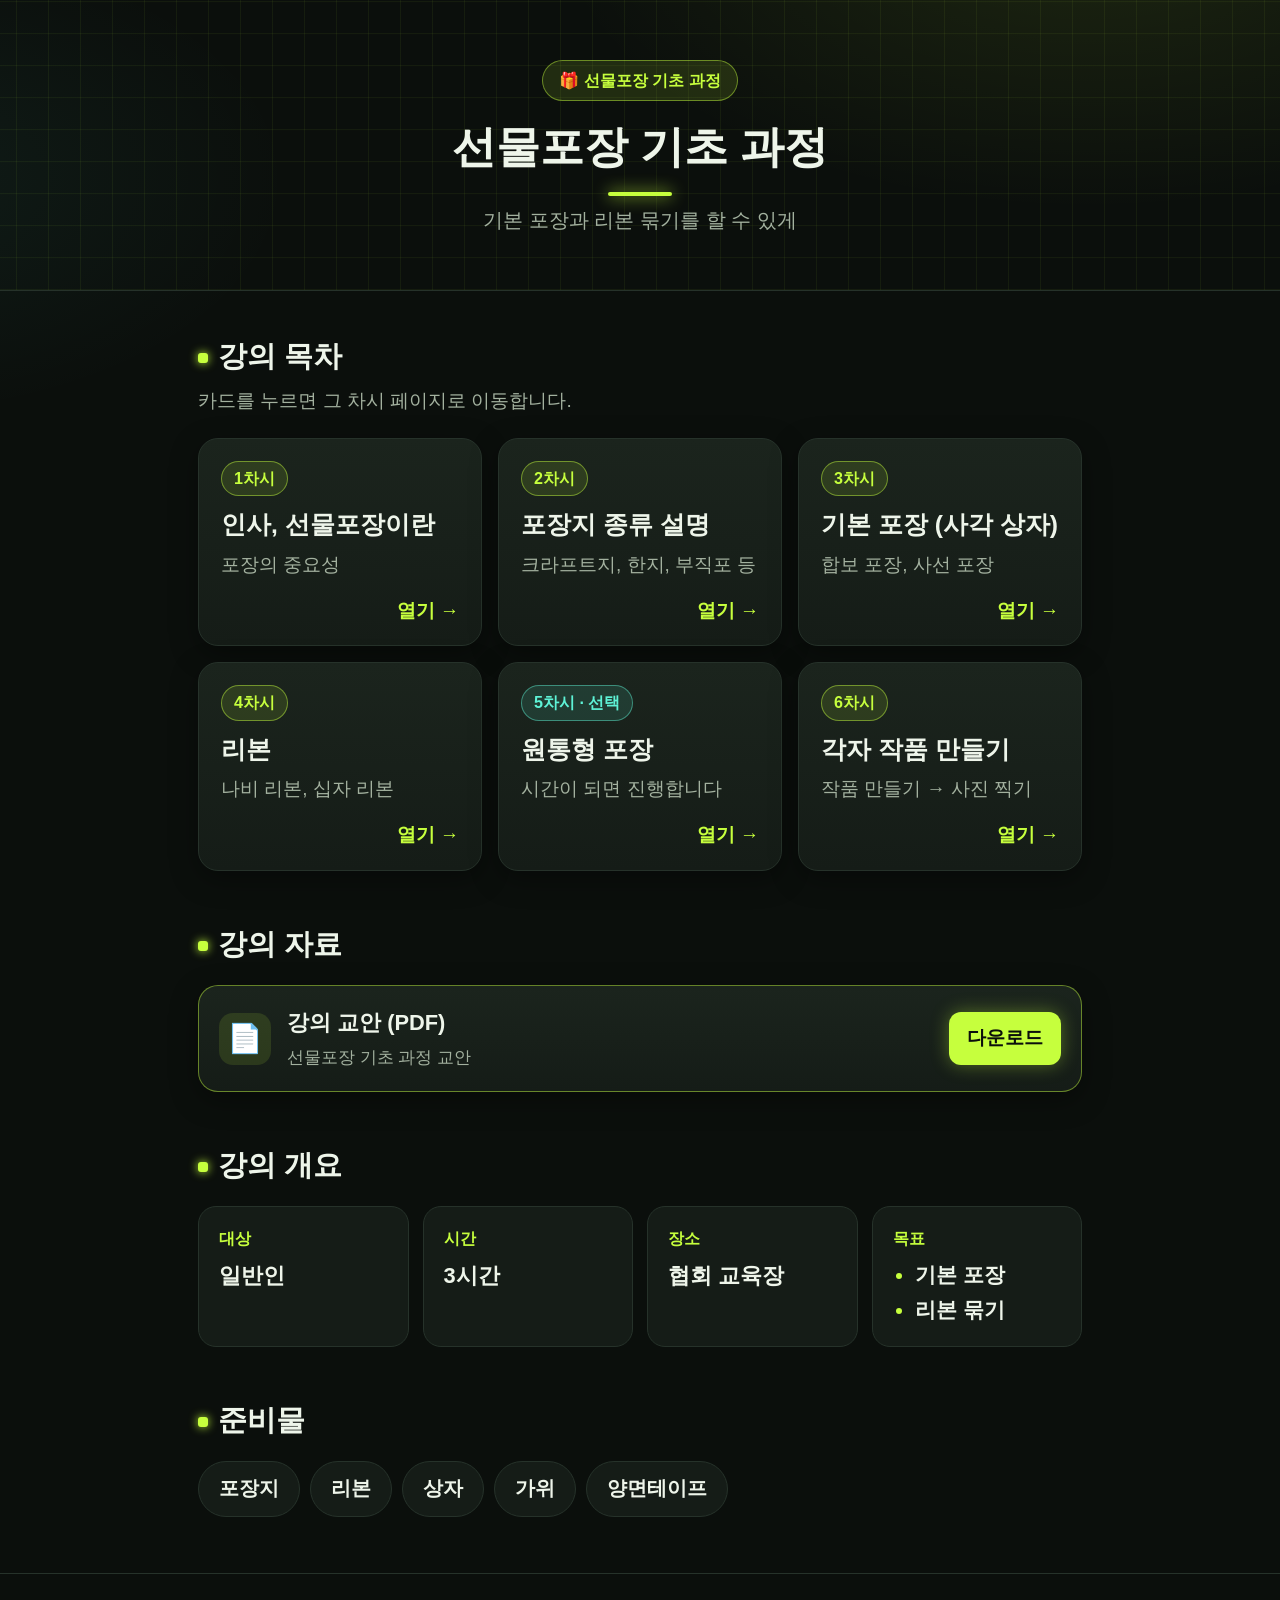
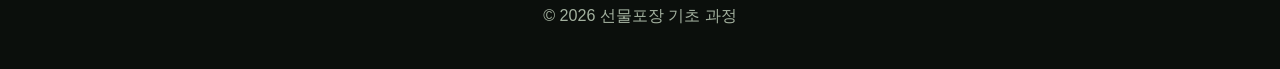
<file: index.html>
<!doctype html>
<html lang="ko">
<head>
  <meta charset="utf-8">
  <meta name="viewport" content="width=device-width, initial-scale=1">
  <title>선물포장 기초 과정</title>
  <link rel="stylesheet" href="style.css">
</head>
<body>
  <header class="hero">
    <div class="wrap">
      <span class="badge">🎁 선물포장 기초 과정</span>
      <h1>선물포장 기초 과정</h1>
      <p>기본 포장과 리본 묶기를 할 수 있게</p>
    </div>
  </header>

  <main class="wrap">
    <section>
      <h2 class="sec-title">강의 목차</h2>
      <p class="sec-desc">카드를 누르면 그 차시 페이지로 이동합니다.</p>
      <div class="cards" id="cards"></div>
    </section>

    <section>
      <h2 class="sec-title">강의 자료</h2>
      <a class="download" href="lesson-plan.pdf" download="선물포장_기초과정_교안.pdf">
        <span class="icon">📄</span>
        <span class="txt"><b>강의 교안 (PDF)</b><small>선물포장 기초 과정 교안</small></span>
        <span class="btn">다운로드</span>
      </a>
    </section>

    <section>
      <h2 class="sec-title">강의 개요</h2>
      <div class="info-grid">
        <div class="info"><div class="label">대상</div><div class="value">일반인</div></div>
        <div class="info"><div class="label">시간</div><div class="value">3시간</div></div>
        <div class="info"><div class="label">장소</div><div class="value">협회 교육장</div></div>
        <div class="info"><div class="label">목표</div>
          <ul><li>기본 포장</li><li>리본 묶기</li></ul>
        </div>
      </div>
    </section>

    <section>
      <h2 class="sec-title">준비물</h2>
      <div class="chips">
        <span class="chip">포장지</span>
        <span class="chip">리본</span>
        <span class="chip">상자</span>
        <span class="chip">가위</span>
        <span class="chip">양면테이프</span>
      </div>
    </section>
  </main>

  <footer>© 2026 선물포장 기초 과정</footer>

  <script src="data.js"></script>
  <script>
    const box = document.getElementById("cards");
    LESSONS.forEach((l, i) => {
      const a = document.createElement("a");
      a.className = "card";
      a.href = "lesson.html?no=" + (i + 1);
      a.innerHTML =
        '<span class="no' + (l.optional ? ' opt' : '') + '">' + (i + 1) + '차시' + (l.optional ? ' · 선택' : '') + '</span>' +
        '<h3>' + l.title + '</h3>' +
        '<p class="sum">' + l.summary + '</p>' +
        '<span class="go">열기 →</span>';
      box.appendChild(a);
    });
  </script>
</body>
</html>
</file>
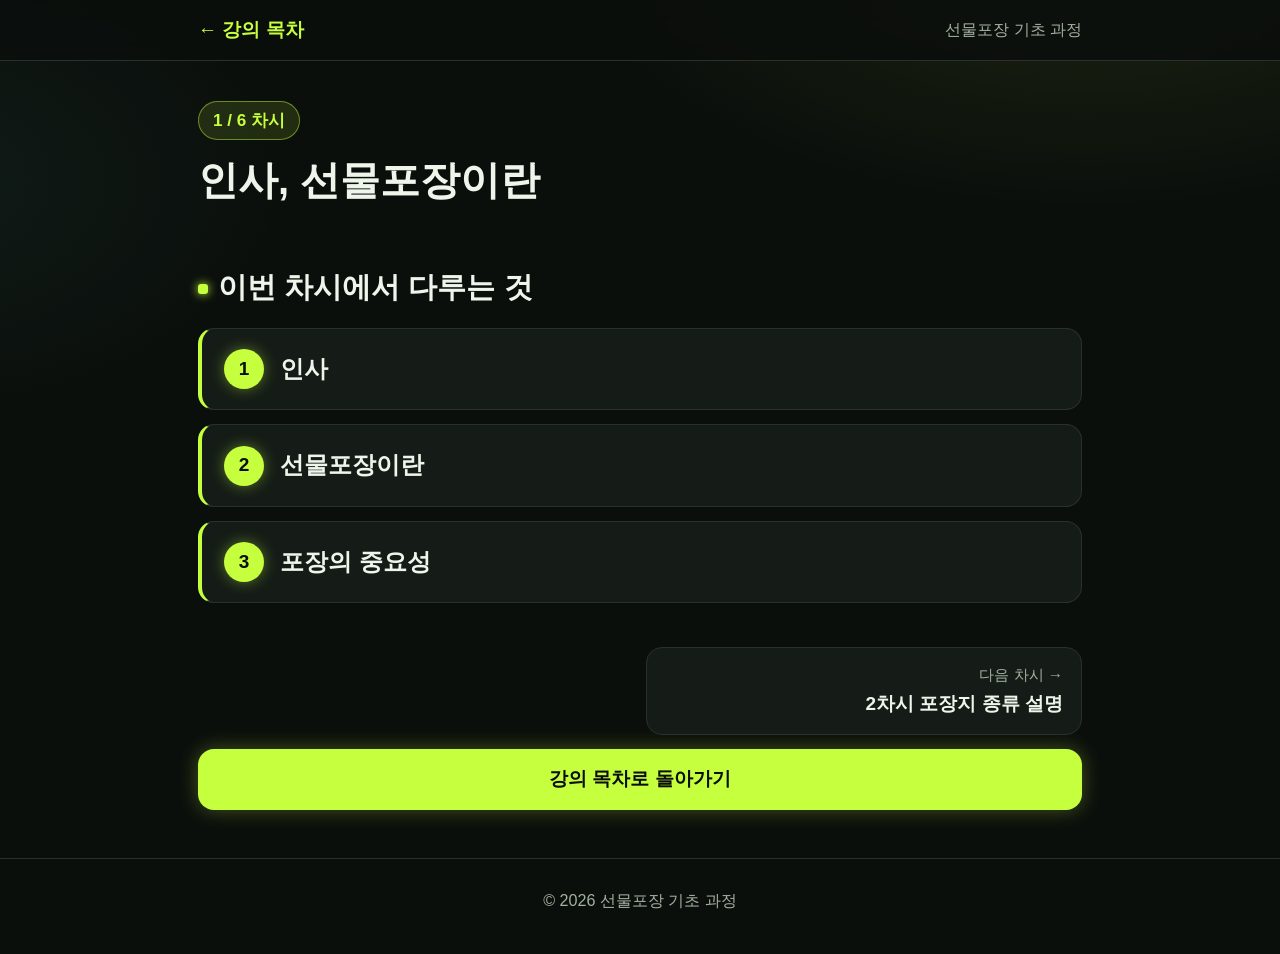
<file: lesson.html>
<!doctype html>
<html lang="ko">
<head>
  <meta charset="utf-8">
  <meta name="viewport" content="width=device-width, initial-scale=1">
  <title>차시 · 선물포장 기초 과정</title>
  <link rel="stylesheet" href="style.css">
</head>
<body>
  <div class="topbar">
    <div class="wrap">
      <a class="home" href="index.html">← 강의 목차</a>
      <span class="where">선물포장 기초 과정</span>
    </div>
  </div>

  <main class="wrap" id="main"></main>

  <footer>© 2026 선물포장 기초 과정</footer>

  <script src="data.js"></script>
  <script>
    const no = parseInt(new URLSearchParams(location.search).get("no"), 10) || 1;
    const idx = Math.min(Math.max(no, 1), LESSONS.length) - 1;
    const l = LESSONS[idx];
    document.title = (idx + 1) + "차시 " + l.title + " · 선물포장 기초 과정";

    const prev = LESSONS[idx - 1], next = LESSONS[idx + 1];
    const pagerItem = (item, n, cls, label) => item
      ? '<a class="' + cls + '" href="lesson.html?no=' + n + '"><small>' + label + '</small><b>' + n + '차시 ' + item.title + '</b></a>'
      : '<span></span>';

    document.getElementById("main").innerHTML =
      '<div class="lesson-head">' +
        '<span class="no badge">' + (idx + 1) + ' / ' + LESSONS.length + ' 차시</span>' +
        '<h1>' + l.title + '</h1>' +
        (l.optional ? '<span class="optnote">시간이 되면 진행하는 차시입니다</span>' : '') +
      '</div>' +
      '<section>' +
        '<h2 class="sec-title">이번 차시에서 다루는 것</h2>' +
        '<div class="points">' +
          l.points.map((p, i) => '<div class="point"><span class="n">' + (i + 1) + '</span>' + p + '</div>').join("") +
        '</div>' +
      '</section>' +
      '<nav class="pager">' +
        pagerItem(prev, idx, "prev", "← 이전 차시") +
        pagerItem(next, idx + 2, "next", "다음 차시 →") +
      '</nav>' +
      '<a class="tohome" href="index.html">강의 목차로 돌아가기</a>';
  </script>
</body>
</html>
</file>
<file: style.css>
:root {
  --bg: #0b0f0c;
  --bg-2: #111712;
  --card: #151c17;
  --card-hi: #1b241d;
  --ink: #eef5ea;
  --ink-soft: #a3b19f;
  --line: #26322a;
  --neon: #c6ff3d;
  --neon-deep: #a6e01c;
  --neon-soft: rgba(198, 255, 61, 0.12);
  --neon-line: rgba(198, 255, 61, 0.45);
  --neon-glow: 0 0 0 1px rgba(198, 255, 61, 0.35), 0 0 24px rgba(198, 255, 61, 0.18);
  --cyan: #5ef2d6;
  --cyan-soft: rgba(94, 242, 214, 0.12);
  --on-neon: #0b0f0c;
  --shadow: 0 8px 28px rgba(0, 0, 0, 0.35);
}

* { box-sizing: border-box; }

html { font-size: 19px; -webkit-text-size-adjust: 100%; }

body {
  margin: 0;
  background:
    radial-gradient(900px 500px at 85% -10%, rgba(198, 255, 61, 0.10), transparent 60%),
    radial-gradient(700px 400px at -10% 20%, rgba(94, 242, 214, 0.06), transparent 60%),
    var(--bg);
  background-attachment: fixed;
  color: var(--ink);
  font-family: "Pretendard", "Noto Sans KR", "Apple SD Gothic Neo", "Malgun Gothic", sans-serif;
  line-height: 1.7;
  word-break: keep-all;
}

a { color: inherit; text-decoration: none; }

.wrap { max-width: 920px; margin: 0 auto; padding: 0 18px; }

/* ---------- 상단 배너 ---------- */
.hero {
  position: relative;
  padding: 60px 0 52px;
  text-align: center;
  border-bottom: 1px solid var(--line);
  background-image:
    linear-gradient(rgba(198, 255, 61, 0.06) 1px, transparent 1px),
    linear-gradient(90deg, rgba(198, 255, 61, 0.06) 1px, transparent 1px);
  background-size: 32px 32px;
  background-position: center;
}
.hero .badge {
  display: inline-block;
  background: var(--neon-soft);
  color: var(--neon);
  border: 1px solid var(--neon-line);
  font-weight: 700;
  font-size: 0.85rem;
  padding: 6px 16px;
  border-radius: 999px;
}
.hero h1 {
  font-size: 2.3rem;
  line-height: 1.3;
  margin: 18px 0 8px;
  color: var(--ink);
}
.hero h1::after {
  content: "";
  display: block;
  width: 64px; height: 4px;
  margin: 16px auto 0;
  border-radius: 4px;
  background: var(--neon);
  box-shadow: 0 0 16px var(--neon);
}
.hero p { margin: 0; color: var(--ink-soft); font-size: 1.05rem; }

/* ---------- 섹션 ---------- */
section { padding: 40px 0 8px; }
.sec-title { font-size: 1.55rem; margin: 0 0 4px; color: var(--ink); }
.sec-title::before {
  content: "";
  display: inline-block;
  width: 10px; height: 10px;
  margin-right: 10px;
  vertical-align: middle;
  border-radius: 3px;
  background: var(--neon);
  box-shadow: 0 0 10px var(--neon);
}
.sec-desc { margin: 0 0 20px; color: var(--ink-soft); }
.sec-title + .info-grid,
.sec-title + .chips,
.sec-title + .download { margin-top: 16px; }

/* 개요 */
.info-grid {
  display: grid;
  grid-template-columns: repeat(auto-fit, minmax(190px, 1fr));
  gap: 14px;
}
.info {
  background: var(--card);
  border: 1px solid var(--line);
  border-radius: 18px;
  padding: 18px 20px;
}
.info .label {
  font-size: 0.85rem;
  font-weight: 700;
  color: var(--neon);
  letter-spacing: 0.02em;
}
.info .value { font-size: 1.15rem; font-weight: 700; margin-top: 4px; }
.info ul { margin: 4px 0 0; padding-left: 1.1em; font-weight: 700; font-size: 1.1rem; }
.info li::marker { color: var(--neon); }

/* 차시 카드 */
.cards {
  display: grid;
  grid-template-columns: repeat(auto-fill, minmax(260px, 1fr));
  gap: 16px;
}
.card {
  display: flex;
  flex-direction: column;
  background: linear-gradient(180deg, var(--card-hi), var(--card));
  border: 1px solid var(--line);
  border-radius: 20px;
  padding: 22px 22px 18px;
  box-shadow: var(--shadow);
  transition: transform .15s ease, border-color .15s ease, box-shadow .15s ease;
}
.card:hover, .card:focus-visible {
  transform: translateY(-3px);
  border-color: var(--neon-line);
  box-shadow: var(--shadow), var(--neon-glow);
  outline: none;
}
.card .no {
  align-self: flex-start;
  background: var(--neon-soft);
  color: var(--neon);
  border: 1px solid var(--neon-line);
  font-weight: 800;
  font-size: 0.85rem;
  padding: 3px 12px;
  border-radius: 999px;
}
.card .no.opt { background: var(--cyan-soft); color: var(--cyan); border-color: rgba(94, 242, 214, 0.45); }
.card h3 { font-size: 1.3rem; line-height: 1.4; margin: 12px 0 6px; }
.card .sum { color: var(--ink-soft); margin: 0 0 14px; flex: 1; }
.card .go { color: var(--neon); font-weight: 700; text-align: right; }

/* 강의 자료 다운로드 */
.download {
  display: flex; align-items: center; gap: 16px;
  background: linear-gradient(180deg, var(--card-hi), var(--card));
  border: 1px solid var(--neon-line);
  border-radius: 20px;
  padding: 18px 20px;
  box-shadow: var(--shadow);
  transition: box-shadow .15s ease;
}
.download:hover { box-shadow: var(--shadow), var(--neon-glow); }
.download .icon {
  flex: none; width: 52px; height: 52px;
  display: grid; place-items: center;
  background: var(--neon-soft); border-radius: 14px; font-size: 1.5rem;
}
.download .txt { flex: 1; min-width: 0; }
.download .txt b { display: block; font-size: 1.15rem; }
.download .txt small { color: var(--ink-soft); font-size: 0.9rem; }
.download .btn {
  flex: none;
  background: var(--neon); color: var(--on-neon); font-weight: 800;
  border-radius: 12px; padding: 10px 18px;
  box-shadow: 0 0 18px rgba(198, 255, 61, 0.35);
}
.download:hover .btn { background: var(--neon-deep); }
@media (max-width: 600px) {
  .download { flex-wrap: wrap; }
  .download .btn { width: 100%; text-align: center; padding: 12px; }
}

/* 준비물 */
.chips { display: flex; flex-wrap: wrap; gap: 10px; }
.chip {
  background: var(--card);
  border: 1px solid var(--line);
  border-radius: 999px;
  padding: 10px 20px;
  font-weight: 700;
  font-size: 1.05rem;
}

footer {
  margin-top: 48px;
  padding: 28px 0 40px;
  text-align: center;
  color: var(--ink-soft);
  font-size: 0.85rem;
  border-top: 1px solid var(--line);
}

/* ---------- 차시 페이지 ---------- */
.topbar {
  position: sticky; top: 0; z-index: 5;
  background: rgba(11, 15, 12, 0.85);
  backdrop-filter: blur(10px);
  border-bottom: 1px solid var(--line);
}
.topbar .wrap { display: flex; align-items: center; justify-content: space-between; height: 60px; gap: 12px; }
.topbar .home { font-weight: 700; color: var(--neon); white-space: nowrap; }
.topbar .where { color: var(--ink-soft); font-size: 0.85rem; white-space: nowrap; overflow: hidden; text-overflow: ellipsis; }

.lesson-head { padding: 40px 0 8px; }
.lesson-head .badge {
  display: inline-block;
  background: var(--neon-soft);
  color: var(--neon);
  border: 1px solid var(--neon-line);
  font-weight: 800;
  font-size: 0.9rem;
  padding: 4px 14px;
  border-radius: 999px;
}
.lesson-head h1 { font-size: 2.1rem; line-height: 1.35; margin: 14px 0 6px; color: var(--ink); }
.lesson-head .optnote {
  display: inline-block;
  margin-top: 8px;
  background: var(--cyan-soft);
  color: var(--cyan);
  border-radius: 12px;
  padding: 6px 14px;
  font-weight: 700;
  font-size: 0.95rem;
}

.points { display: grid; gap: 14px; margin-top: 16px; }
.point {
  display: flex; align-items: center; gap: 16px;
  background: var(--card);
  border: 1px solid var(--line);
  border-left: 4px solid var(--neon);
  border-radius: 16px;
  padding: 20px 22px;
  font-size: 1.25rem;
  font-weight: 700;
}
.point .n {
  flex: none;
  width: 40px; height: 40px;
  display: grid; place-items: center;
  background: var(--neon);
  color: var(--on-neon);
  border-radius: 50%;
  font-size: 1rem;
  box-shadow: 0 0 14px rgba(198, 255, 61, 0.4);
}

.pager {
  display: grid; grid-template-columns: 1fr 1fr; gap: 12px;
  margin-top: 36px;
}
.pager a, .pager span {
  display: block;
  background: var(--card);
  border: 1px solid var(--line);
  border-radius: 16px;
  padding: 14px 18px;
  min-height: 72px;
}
.pager a:hover { border-color: var(--neon-line); }
.pager small { display: block; color: var(--ink-soft); font-size: 0.8rem; }
.pager b { font-size: 1rem; }
.pager .next { text-align: right; }
.pager span { visibility: hidden; }
.tohome {
  display: block; text-align: center; margin-top: 14px;
  background: var(--neon); color: var(--on-neon); font-weight: 800;
  border-radius: 16px; padding: 14px;
  box-shadow: 0 0 20px rgba(198, 255, 61, 0.3);
}
.tohome:hover { background: var(--neon-deep); }

/* ---------- 휴대폰 ---------- */
@media (max-width: 600px) {
  html { font-size: 18px; }
  .hero { padding: 44px 0 38px; }
  .hero h1 { font-size: 1.9rem; }
  .lesson-head h1 { font-size: 1.75rem; }
  .point { font-size: 1.15rem; padding: 18px; }
  .cards { grid-template-columns: 1fr; }
}
</file>
